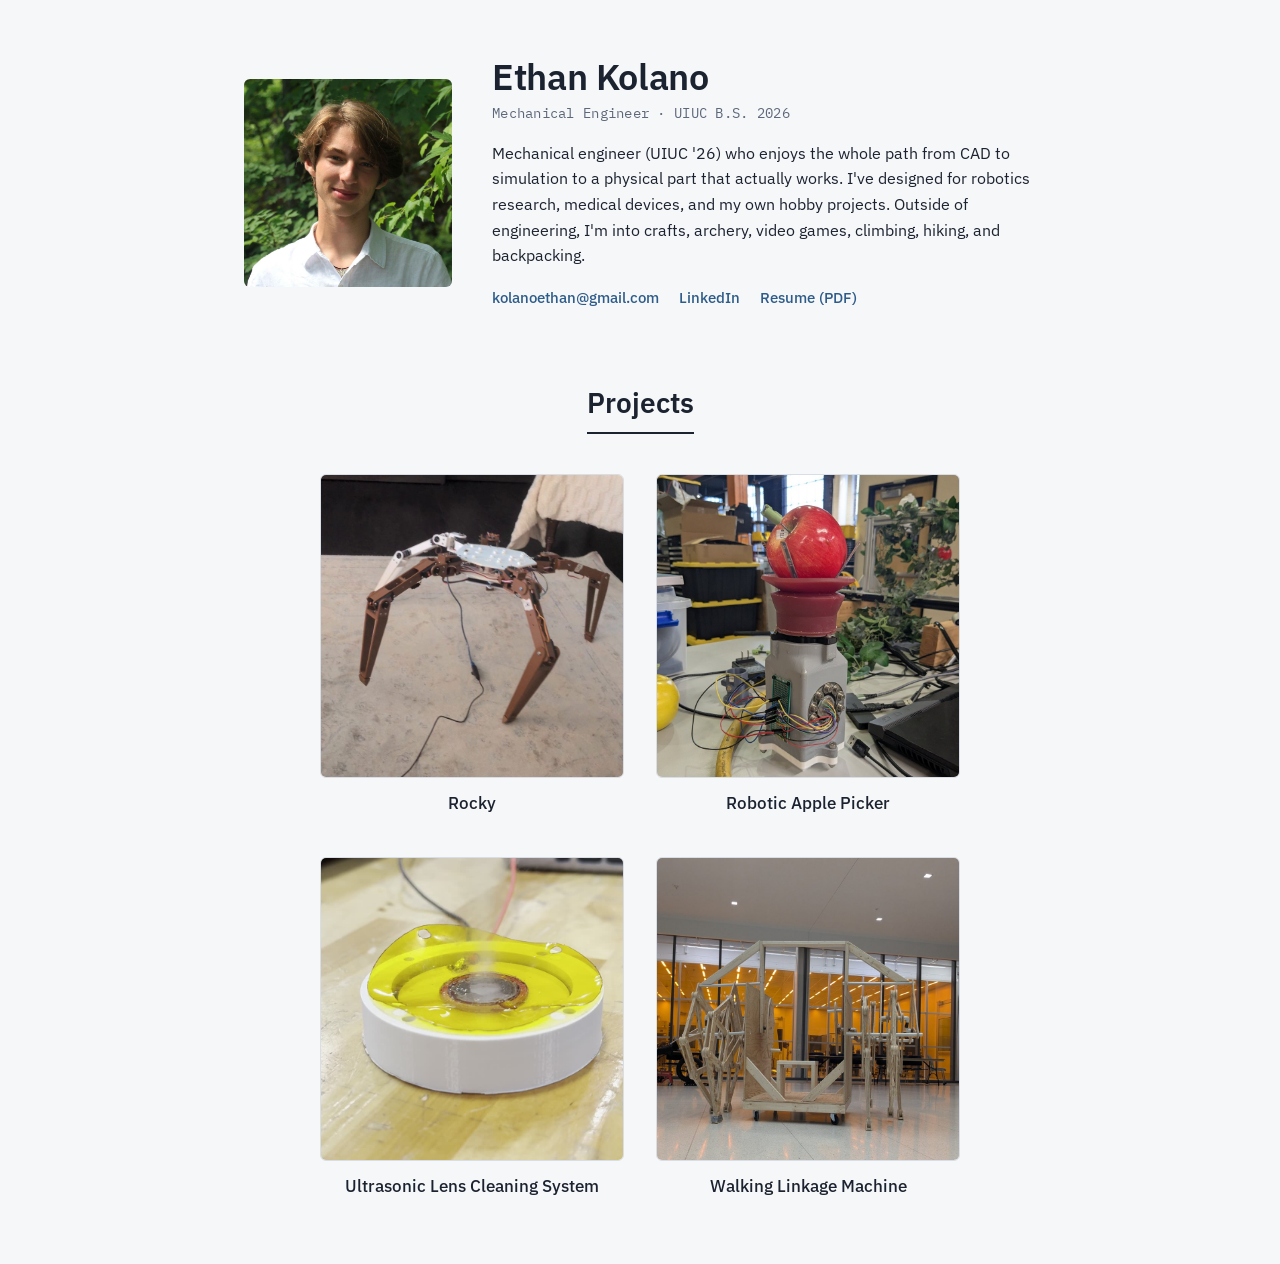
<file: index.html>
<!DOCTYPE html>
<html lang="en">
<head>
  <meta charset="UTF-8">
  <meta name="viewport" content="width=device-width, initial-scale=1.0">
  <title>Ethan Kolano Portfolio</title>
  <link rel="preconnect" href="https://fonts.googleapis.com">
  <link rel="preconnect" href="https://fonts.gstatic.com" crossorigin>
  <link rel="stylesheet" href="https://fonts.googleapis.com/css2?family=IBM+Plex+Mono:wght@500&family=IBM+Plex+Sans:wght@400;500;600&display=swap">
  <link rel="stylesheet" href="style.css">
</head>
<body>
  <main class="page">

    <!-- INTRO -->
    <section class="intro">
      <img class="intro__photo" src="images/me.jpg" alt="Ethan Kolano">
      <div class="intro__text">
        <h1>Ethan Kolano</h1>
        <p class="intro__role">Mechanical Engineer · UIUC B.S. 2026</p>
        <p class="intro__bio">
          Mechanical engineer (UIUC '26) who enjoys the whole path from CAD to simulation to a physical part that actually works. I've designed for robotics research, medical devices, and my own hobby projects. Outside of engineering, I'm into crafts, archery, video games, climbing, hiking, and backpacking.
        </p>
        <ul class="links">
          <li><a href="mailto:kolanoethan@gmail.com">kolanoethan@gmail.com</a></li>
          <li><a href="https://www.linkedin.com/in/ethan-kolano-4b4a98338/" target="_blank" rel="noopener">LinkedIn</a></li>
          <li><a href="resume.pdf" target="_blank" rel="noopener">Resume (PDF)</a></li>
        </ul>
      </div>
    </section>

    <!-- PROJECTS: each card links to its page in the projects folder -->
    <section class="projects">
      <h2 class="section-title">Projects</h2>
      <div class="grid">
      <a class="card" href="projects/rocky.html">
        <img src="images/rocky.jpg" alt="Rocky">
        <span>Rocky</span>
      </a>
      <a class="card" href="projects/apple-picker.html">
        <img src="images/apple-picker.jpg" alt="Robotic Apple Picker">
        <span>Robotic Apple Picker</span>
      </a>
      <a class="card" href="projects/ultrasonic.html">
        <img src="images/ultrasonic.jpg" alt="Ultrasonic Lens Cleaning System">
        <span>Ultrasonic Lens Cleaning System</span>
      </a>
      <a class="card" href="projects/walking-linkage.html">
        <img src="images/walking-linkage.jpg" alt="Walking Linkage Machine">
        <span>Walking Linkage Machine</span>
      </a>
      </div>
    </section>

  </main>
</body>
</html>
</file>
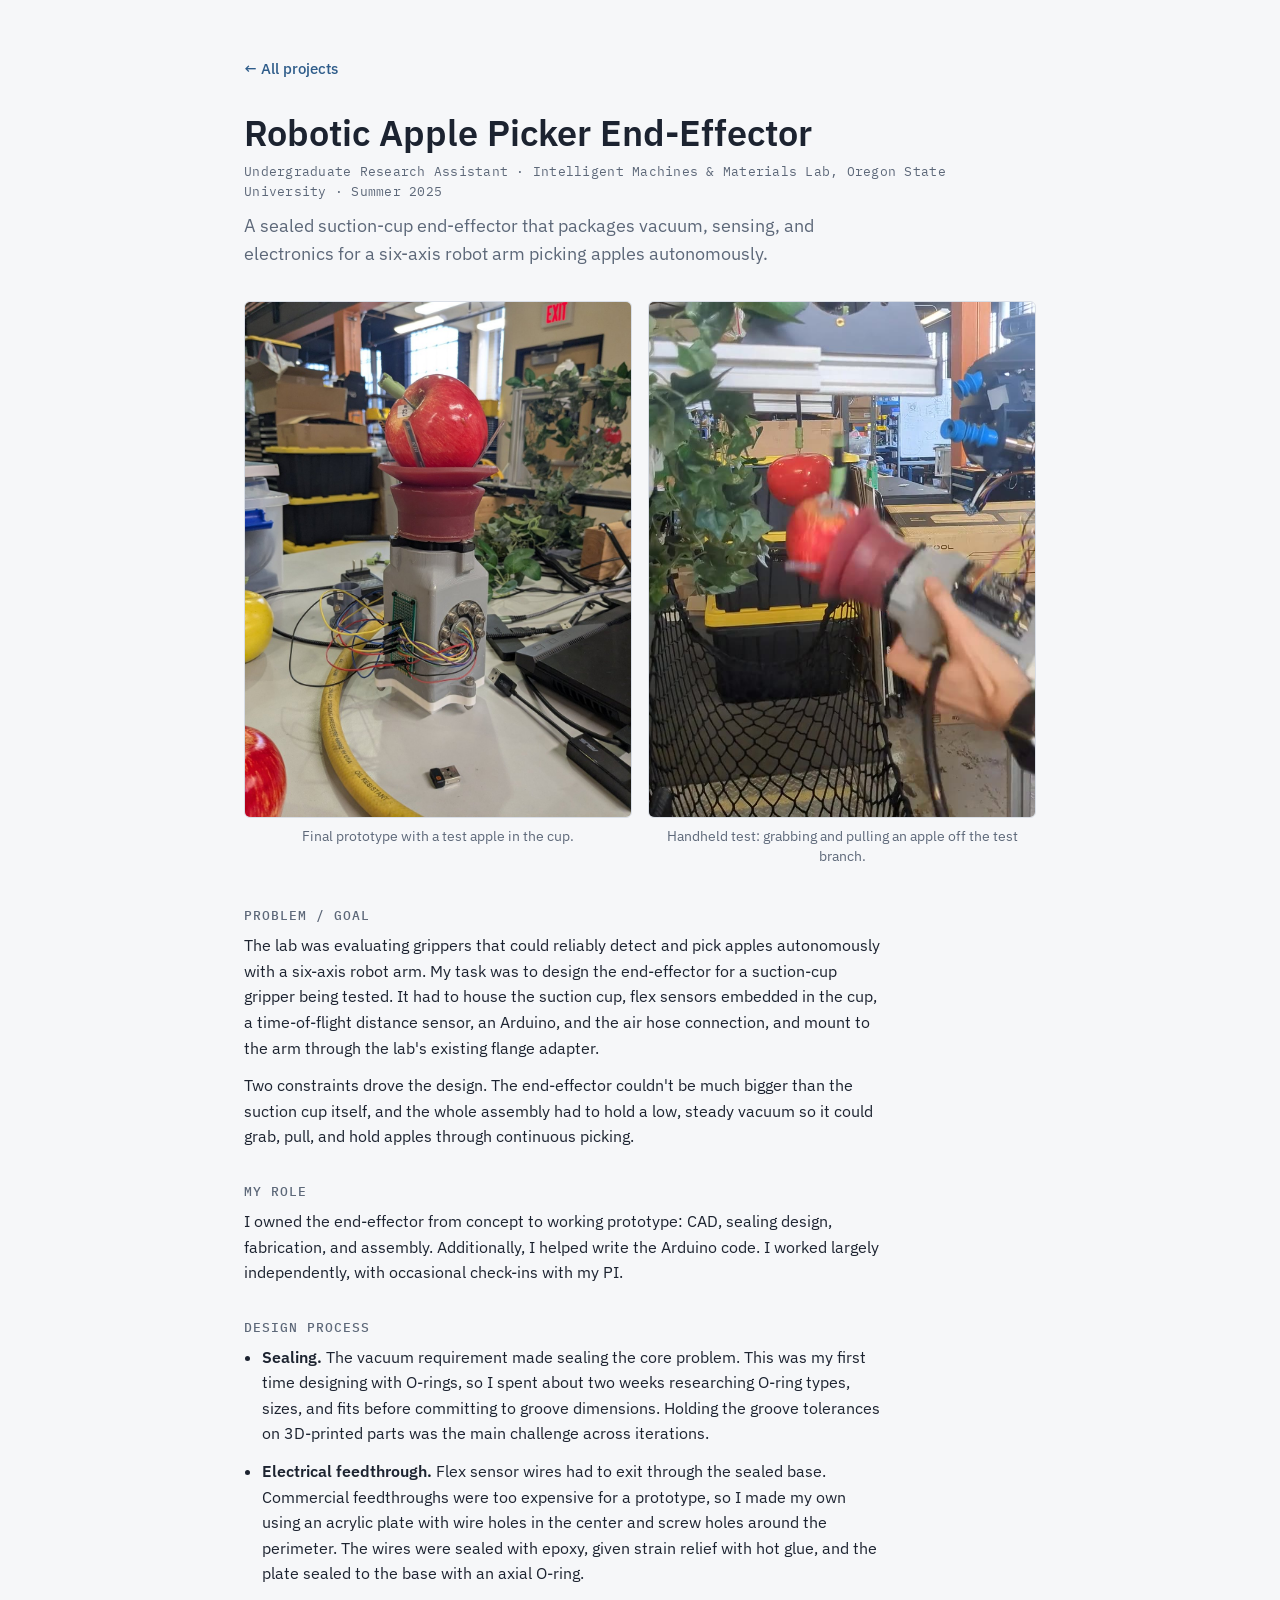
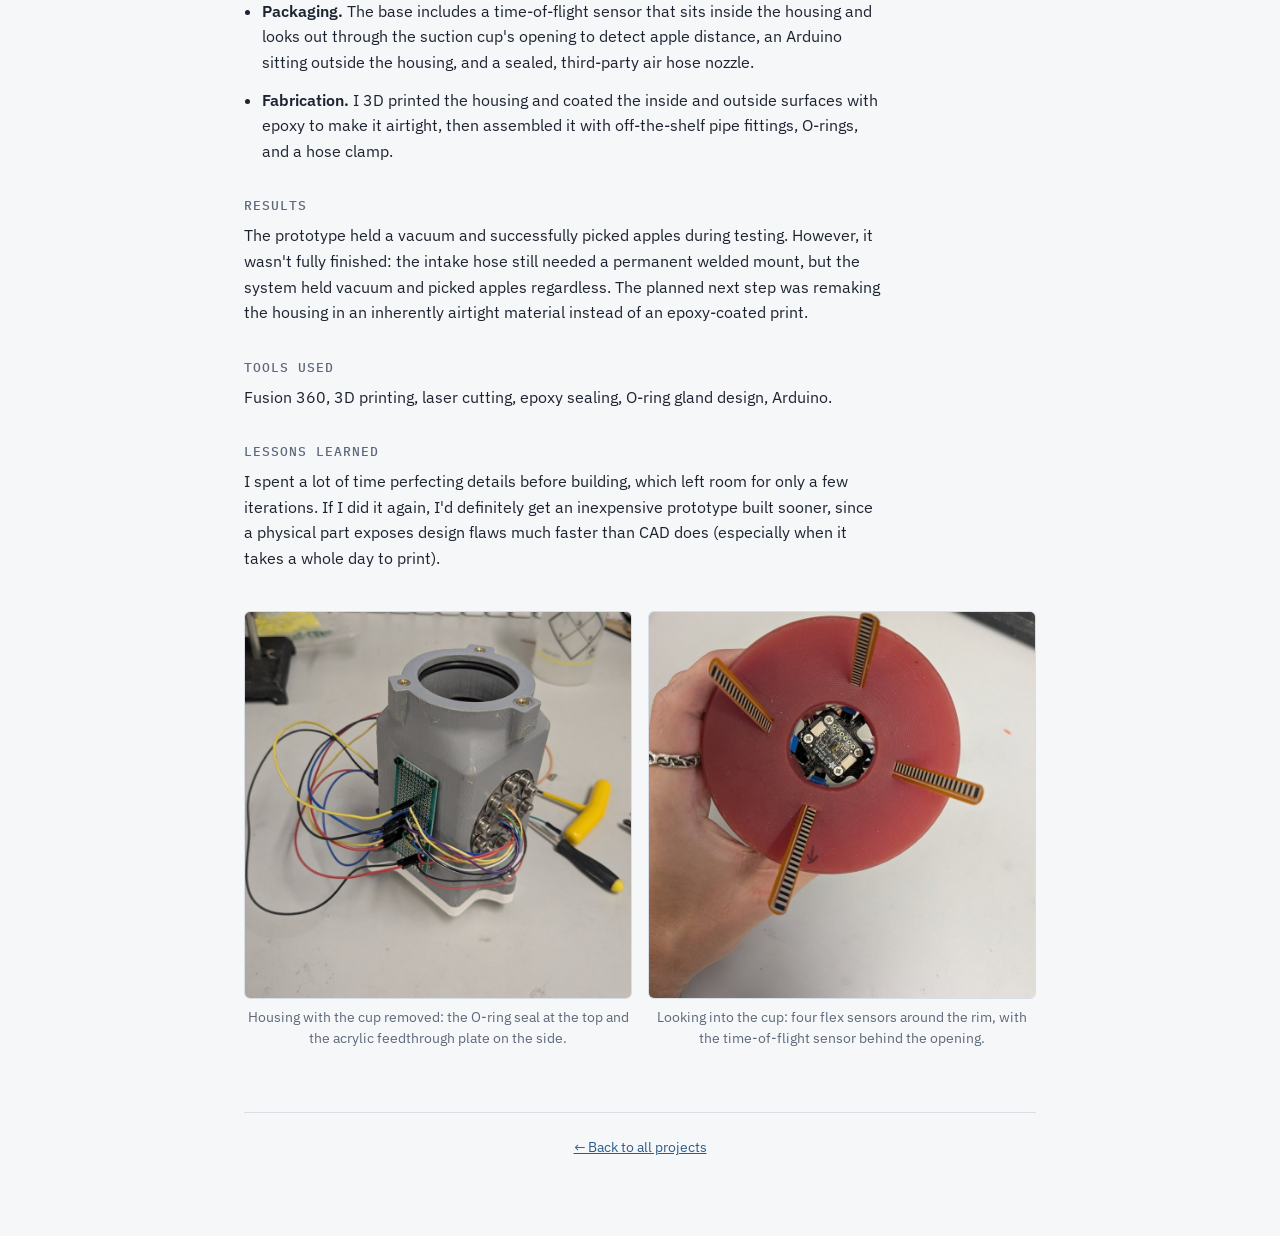
<file: projects/apple-picker.html>
<!DOCTYPE html>
<html lang="en">
<head>
  <meta charset="UTF-8">
  <meta name="viewport" content="width=device-width, initial-scale=1.0">
  <title>Robotic Apple Picker | Ethan Kolano</title>
  <link rel="preconnect" href="https://fonts.googleapis.com">
  <link rel="preconnect" href="https://fonts.gstatic.com" crossorigin>
  <link rel="stylesheet" href="https://fonts.googleapis.com/css2?family=IBM+Plex+Mono:wght@500&family=IBM+Plex+Sans:wght@400;500;600&display=swap">
  <link rel="stylesheet" href="../style.css">
</head>
<body>
  <main class="page">
    <a class="back" href="../index.html">&larr; All projects</a>

    <header class="project-header">
      <h1>Robotic Apple Picker End-Effector</h1>
      <p class="meta">Undergraduate Research Assistant · Intelligent Machines &amp; Materials Lab, Oregon State University · Summer 2025</p>
      <p class="summary">A sealed suction-cup end-effector that packages vacuum, sensing, and electronics for a six-axis robot arm picking apples autonomously.</p>
    </header>

    <!-- Main photo and video, side by side (they stack on phones).
         The square photo images/apple-picker.jpg is the home page card. -->
    <div class="media-pair">
      <figure>
        <img src="../images/apple-picker-hero.jpg" alt="Finished end-effector prototype with an apple in the suction cup">
        <figcaption>Final prototype with a test apple in the cup.</figcaption>
      </figure>
      <figure>
        <video src="../images/apple-picker-demo.mp4" poster="../images/apple-picker-demo-poster.jpg" autoplay muted loop playsinline aria-label="Handheld test of the end-effector picking an apple off a test branch"></video>
        <figcaption>Handheld test: grabbing and pulling an apple off the test branch.</figcaption>
      </figure>
    </div>

    <div class="details">
      <section>
        <h2>Problem / Goal</h2>
        <p>The lab was evaluating grippers that could reliably detect and pick apples autonomously with a six-axis robot arm. My task was to design the end-effector for a suction-cup gripper being tested. It had to house the suction cup, flex sensors embedded in the cup, a time-of-flight distance sensor, an Arduino, and the air hose connection, and mount to the arm through the lab's existing flange adapter.</p>
        <p>Two constraints drove the design. The end-effector couldn't be much bigger than the suction cup itself, and the whole assembly had to hold a low, steady vacuum so it could grab, pull, and hold apples through continuous picking.</p>
      </section>

      <section>
        <h2>My Role</h2>
        <p>I owned the end-effector from concept to working prototype: CAD, sealing design, fabrication, and assembly. Additionally, I helped write the Arduino code. I worked largely independently, with occasional check-ins with my PI.</p>
      </section>

      <section>
        <h2>Design Process</h2>
        <ul>
          <li><strong>Sealing.</strong> The vacuum requirement made sealing the core problem. This was my first time designing with O-rings, so I spent about two weeks researching O-ring types, sizes, and fits before committing to groove dimensions. Holding the groove tolerances on 3D-printed parts was the main challenge across iterations.</li>
          <li><strong>Electrical feedthrough.</strong> Flex sensor wires had to exit through the sealed base. Commercial feedthroughs were too expensive for a prototype, so I made my own using an acrylic plate with wire holes in the center and screw holes around the perimeter. The wires were sealed with epoxy, given strain relief with hot glue, and the plate sealed to the base with an axial O-ring.</li>
          <li><strong>Packaging.</strong> The base includes a time-of-flight sensor that sits inside the housing and looks out through the suction cup's opening to detect apple distance, an Arduino sitting outside the housing, and a sealed, third-party air hose nozzle.</li>
          <li><strong>Fabrication.</strong> I 3D printed the housing and coated the inside and outside surfaces with epoxy to make it airtight, then assembled it with off-the-shelf pipe fittings, O-rings, and a hose clamp.</li>
        </ul>
      </section>

      <section>
        <h2>Results</h2>
        <p>The prototype held a vacuum and successfully picked apples during testing. However, it wasn't fully finished: the intake hose still needed a permanent welded mount, but the system held vacuum and picked apples regardless. The planned next step was remaking the housing in an inherently airtight material instead of an epoxy-coated print.</p>
      </section>

      <section>
        <h2>Tools Used</h2>
        <p>Fusion 360, 3D printing, laser cutting, epoxy sealing, O-ring gland design, Arduino.</p>
      </section>

      <section>
        <h2>Lessons Learned</h2>
        <p>I spent a lot of time perfecting details before building, which left room for only a few iterations. If I did it again, I'd definitely get an inexpensive prototype built sooner, since a physical part exposes design flaws much faster than CAD does (especially when it takes a whole day to print).</p>
      </section>
    </div>

    <!-- GALLERY: each photo has a caption. Copy a <figure> block to add more. -->
    <div class="gallery">
      <figure>
        <img src="../images/apple-picker-2.jpg" alt="End-effector housing with the suction cup removed">
        <figcaption>Housing with the cup removed: the O-ring seal at the top and the acrylic feedthrough plate on the side.</figcaption>
      </figure>
      <figure>
        <img src="../images/apple-picker-3.jpg" alt="Top-down view into the suction cup">
        <figcaption>Looking into the cup: four flex sensors around the rim, with the time-of-flight sensor behind the opening.</figcaption>
      </figure>
    </div>


    <p class="footer"><a href="../index.html">&larr; Back to all projects</a></p>
  </main>
</body>
</html>
</file>
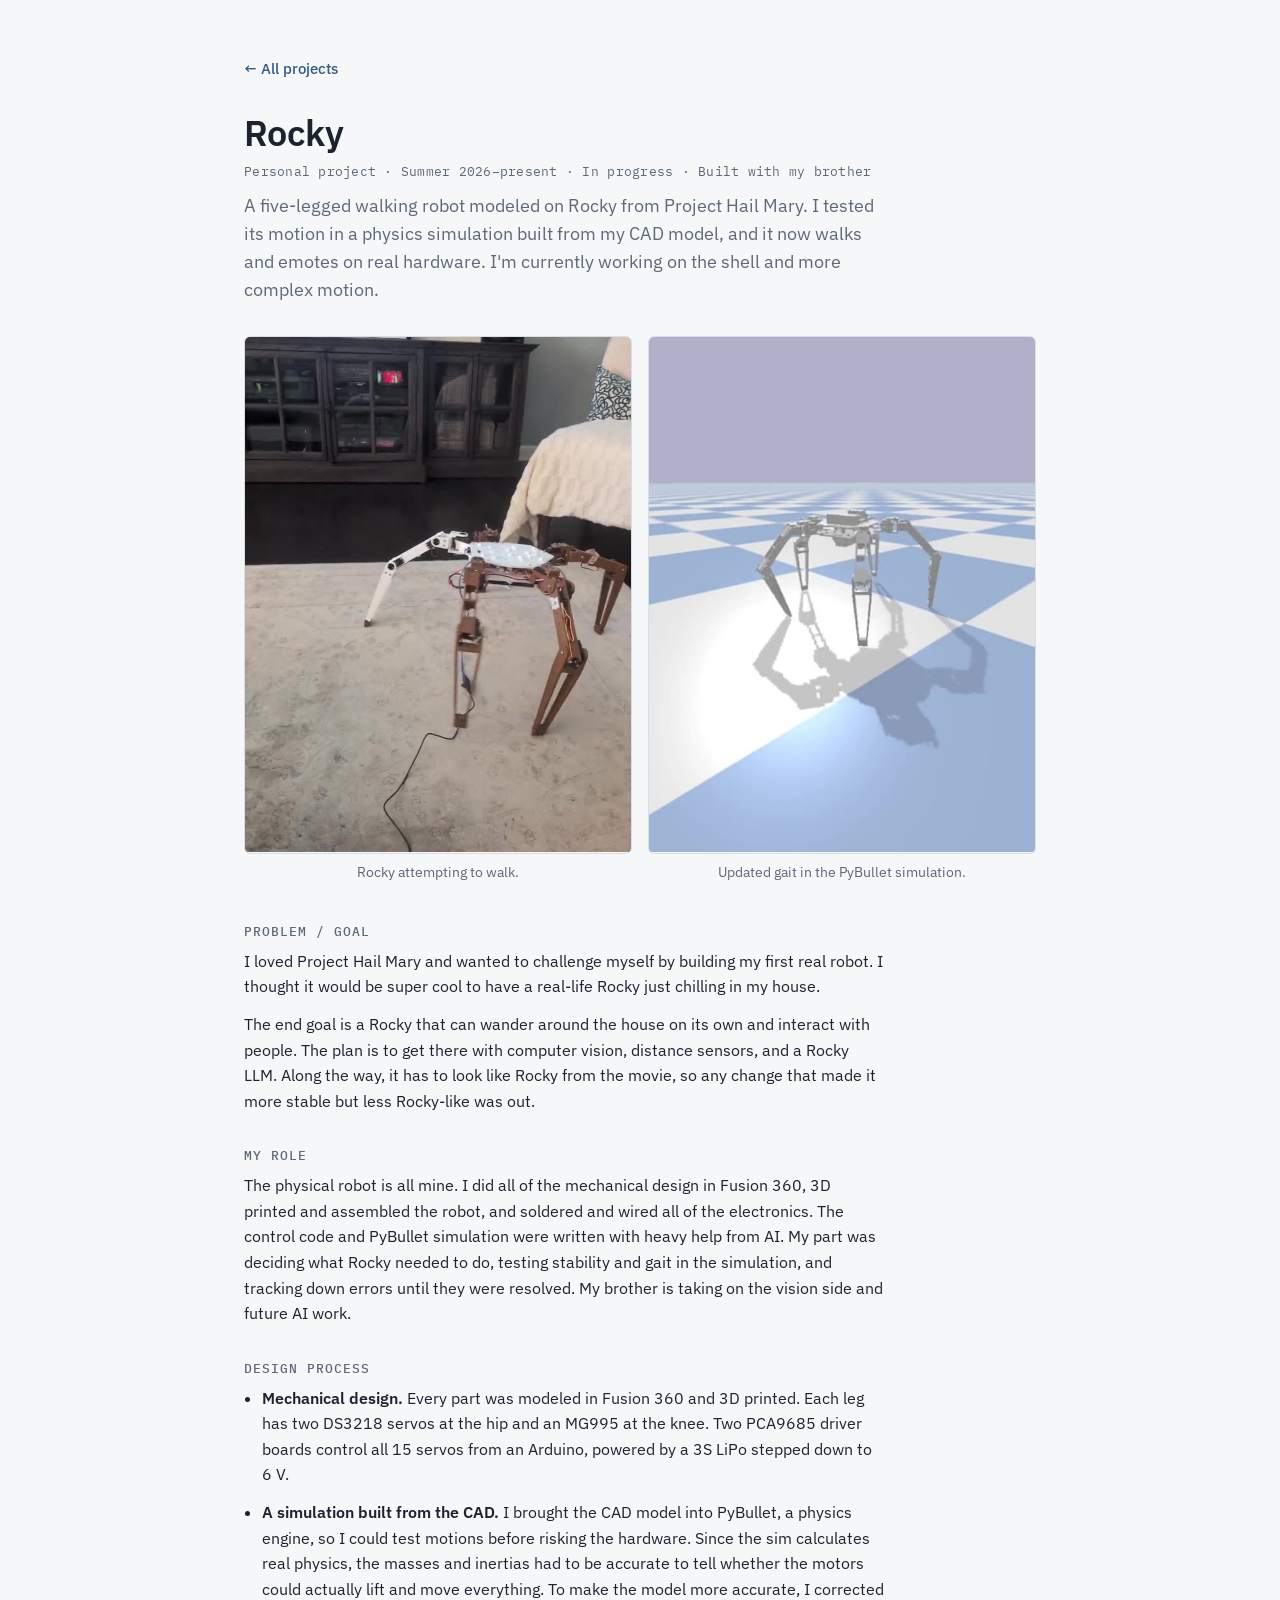
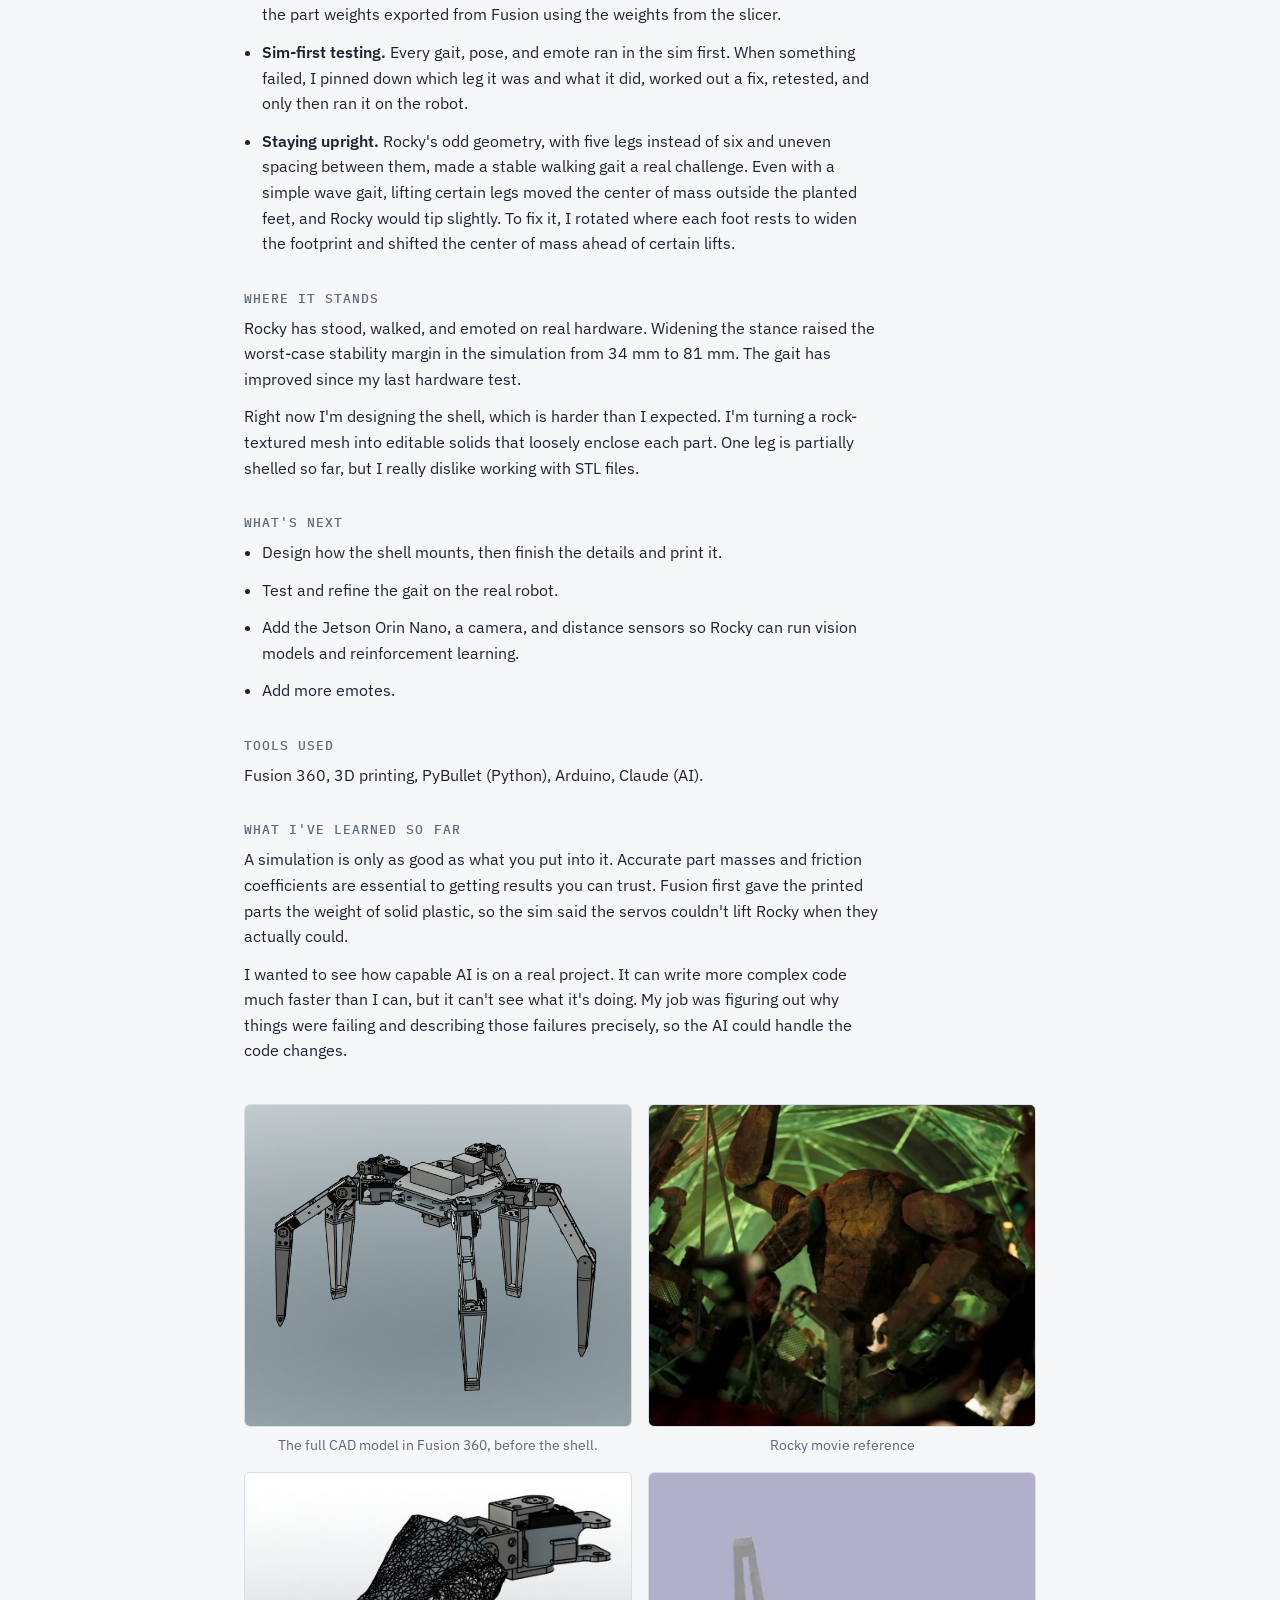
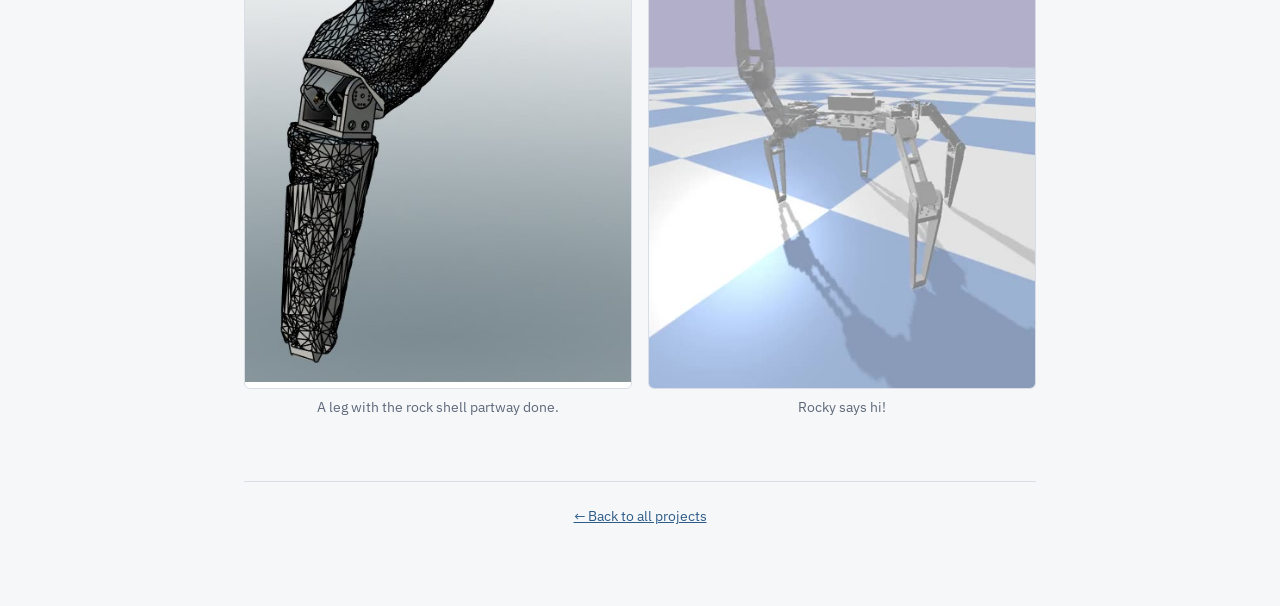
<file: projects/rocky.html>
<!DOCTYPE html>
<html lang="en">
<head>
  <meta charset="UTF-8">
  <meta name="viewport" content="width=device-width, initial-scale=1.0">
  <title>Rocky | Ethan Kolano</title>
  <link rel="preconnect" href="https://fonts.googleapis.com">
  <link rel="preconnect" href="https://fonts.gstatic.com" crossorigin>
  <link rel="stylesheet" href="https://fonts.googleapis.com/css2?family=IBM+Plex+Mono:wght@500&family=IBM+Plex+Sans:wght@400;500;600&display=swap">
  <link rel="stylesheet" href="../style.css">
</head>
<body>
  <main class="page">
    <a class="back" href="../index.html">&larr; All projects</a>

    <header class="project-header">
      <h1>Rocky</h1>
      <p class="meta">Personal project · Summer 2026&ndash;present · In progress · Built with my brother</p>
      <p class="summary">A five-legged walking robot modeled on Rocky from Project Hail Mary. I tested its motion in a physics simulation built from my CAD model, and it now walks and emotes on real hardware. I'm currently working on the shell and more complex motion.</p>
    </header>

    <!-- Hardware video and sim walking video, side by side (they stack on phones).
         The home page card images/rocky.jpg is a square frame from the hardware video. -->
    <div class="media-pair">
      <figure>
        <video src="../images/rocky-hardware.mp4" poster="../images/rocky-hardware-poster.jpg" autoplay muted loop playsinline aria-label="Rocky walking across a living room rug on real hardware"></video>
        <figcaption>Rocky attempting to walk.</figcaption>
      </figure>
      <figure>
        <video src="../images/rocky-sim-walk.mp4" poster="../images/rocky-sim-walk-poster.jpg" autoplay muted loop playsinline aria-label="Rocky walking with a wave gait in the PyBullet simulation"></video>
        <figcaption>Updated gait in the PyBullet simulation.</figcaption>
      </figure>
    </div>

    <div class="details">
      <section>
        <h2>Problem / Goal</h2>
        <p>I loved Project Hail Mary and wanted to challenge myself by building my first real robot. I thought it would be super cool to have a real-life Rocky just chilling in my house.</p>
        <p>The end goal is a Rocky that can wander around the house on its own and interact with people. The plan is to get there with computer vision, distance sensors, and a Rocky LLM. Along the way, it has to look like Rocky from the movie, so any change that made it more stable but less Rocky-like was out.</p>
      </section>

      <section>
        <h2>My Role</h2>
        <p>The physical robot is all mine. I did all of the mechanical design in Fusion 360, 3D printed and assembled the robot, and soldered and wired all of the electronics. The control code and PyBullet simulation were written with heavy help from AI. My part was deciding what Rocky needed to do, testing stability and gait in the simulation, and tracking down errors until they were resolved. My brother is taking on the vision side and future AI work.</p>
      </section>

      <section>
        <h2>Design Process</h2>
        <ul>
          <li><strong>Mechanical design.</strong> Every part was modeled in Fusion 360 and 3D printed. Each leg has two DS3218 servos at the hip and an MG995 at the knee. Two PCA9685 driver boards control all 15 servos from an Arduino, powered by a 3S LiPo stepped down to 6&nbsp;V.</li>
          <li><strong>A simulation built from the CAD.</strong> I brought the CAD model into PyBullet, a physics engine, so I could test motions before risking the hardware. Since the sim calculates real physics, the masses and inertias had to be accurate to tell whether the motors could actually lift and move everything. To make the model more accurate, I corrected the part weights exported from Fusion using the weights from the slicer.</li>
          <li><strong>Sim-first testing.</strong> Every gait, pose, and emote ran in the sim first. When something failed, I pinned down which leg it was and what it did, worked out a fix, retested, and only then ran it on the robot.</li>
          <li><strong>Staying upright.</strong> Rocky's odd geometry, with five legs instead of six and uneven spacing between them, made a stable walking gait a real challenge. Even with a simple wave gait, lifting certain legs moved the center of mass outside the planted feet, and Rocky would tip slightly. To fix it, I rotated where each foot rests to widen the footprint and shifted the center of mass ahead of certain lifts.</li>
          <!-- TODO: gait-testing bullet (comparison of 15 gaits) once Ethan finds the results -->
        </ul>
      </section>

      <section>
        <h2>Where It Stands</h2>
        <p>Rocky has stood, walked, and emoted on real hardware. Widening the stance raised the worst-case stability margin in the simulation from 34&nbsp;mm to 81&nbsp;mm. The gait has improved since my last hardware test.</p>
        <p>Right now I'm designing the shell, which is harder than I expected. I'm turning a rock-textured mesh into editable solids that loosely enclose each part. One leg is partially shelled so far, but I really dislike working with STL files.</p>
      </section>

      <section>
        <h2>What's Next</h2>
        <ul>
          <li>Design how the shell mounts, then finish the details and print it.</li>
          <li>Test and refine the gait on the real robot.</li>
          <li>Add the Jetson Orin Nano, a camera, and distance sensors so Rocky can run vision models and reinforcement learning.</li>
          <li>Add more emotes.</li>
        </ul>
      </section>

      <section>
        <h2>Tools Used</h2>
        <p>Fusion 360, 3D printing, PyBullet (Python), Arduino, Claude (AI).</p>
      </section>

      <section>
        <h2>What I've Learned So Far</h2>
        <p>A simulation is only as good as what you put into it. Accurate part masses and friction coefficients are essential to getting results you can trust. Fusion first gave the printed parts the weight of solid plastic, so the sim said the servos couldn't lift Rocky when they actually could.</p>
        <p>I wanted to see how capable AI is on a real project. It can write more complex code much faster than I can, but it can't see what it's doing. My job was figuring out why things were failing and describing those failures precisely, so the AI could handle the code changes.</p>
      </section>
    </div>

    <!-- GALLERY: each item has a caption. Copy a <figure> block to add more.
         class="wide" spans both columns; class="fit" shows the whole image; class="tall" makes it 3:4. -->
    <div class="gallery">
      <figure>
        <img class="fit cad" src="../images/rocky-cad.jpg" alt="Fusion 360 render of the full Rocky assembly without the shell">
        <figcaption>The full CAD model in Fusion 360, before the shell.</figcaption>
      </figure>
      <figure>
        <img class="cad" src="../images/rocky-reference.jpg" alt="Film still of Rocky from Project Hail Mary">
        <figcaption>Rocky movie reference</figcaption>
      </figure>
      <figure>
        <img class="fit tall" src="../images/rocky-shell-leg.jpg" alt="One of Rocky's legs with rock-textured shell pieces over the femur and tibia">
        <figcaption>A leg with the rock shell partway done.</figcaption>
      </figure>
      <figure>
        <video class="tall" src="../images/rocky-sim-wave.mp4" poster="../images/rocky-sim-wave-poster.jpg" autoplay muted loop playsinline aria-label="Rocky raising one leg and waving in the simulation"></video>
        <figcaption>Rocky says hi!</figcaption>
      </figure>
    </div>

    <p class="footer"><a href="../index.html">&larr; Back to all projects</a></p>
  </main>
</body>
</html>
</file>
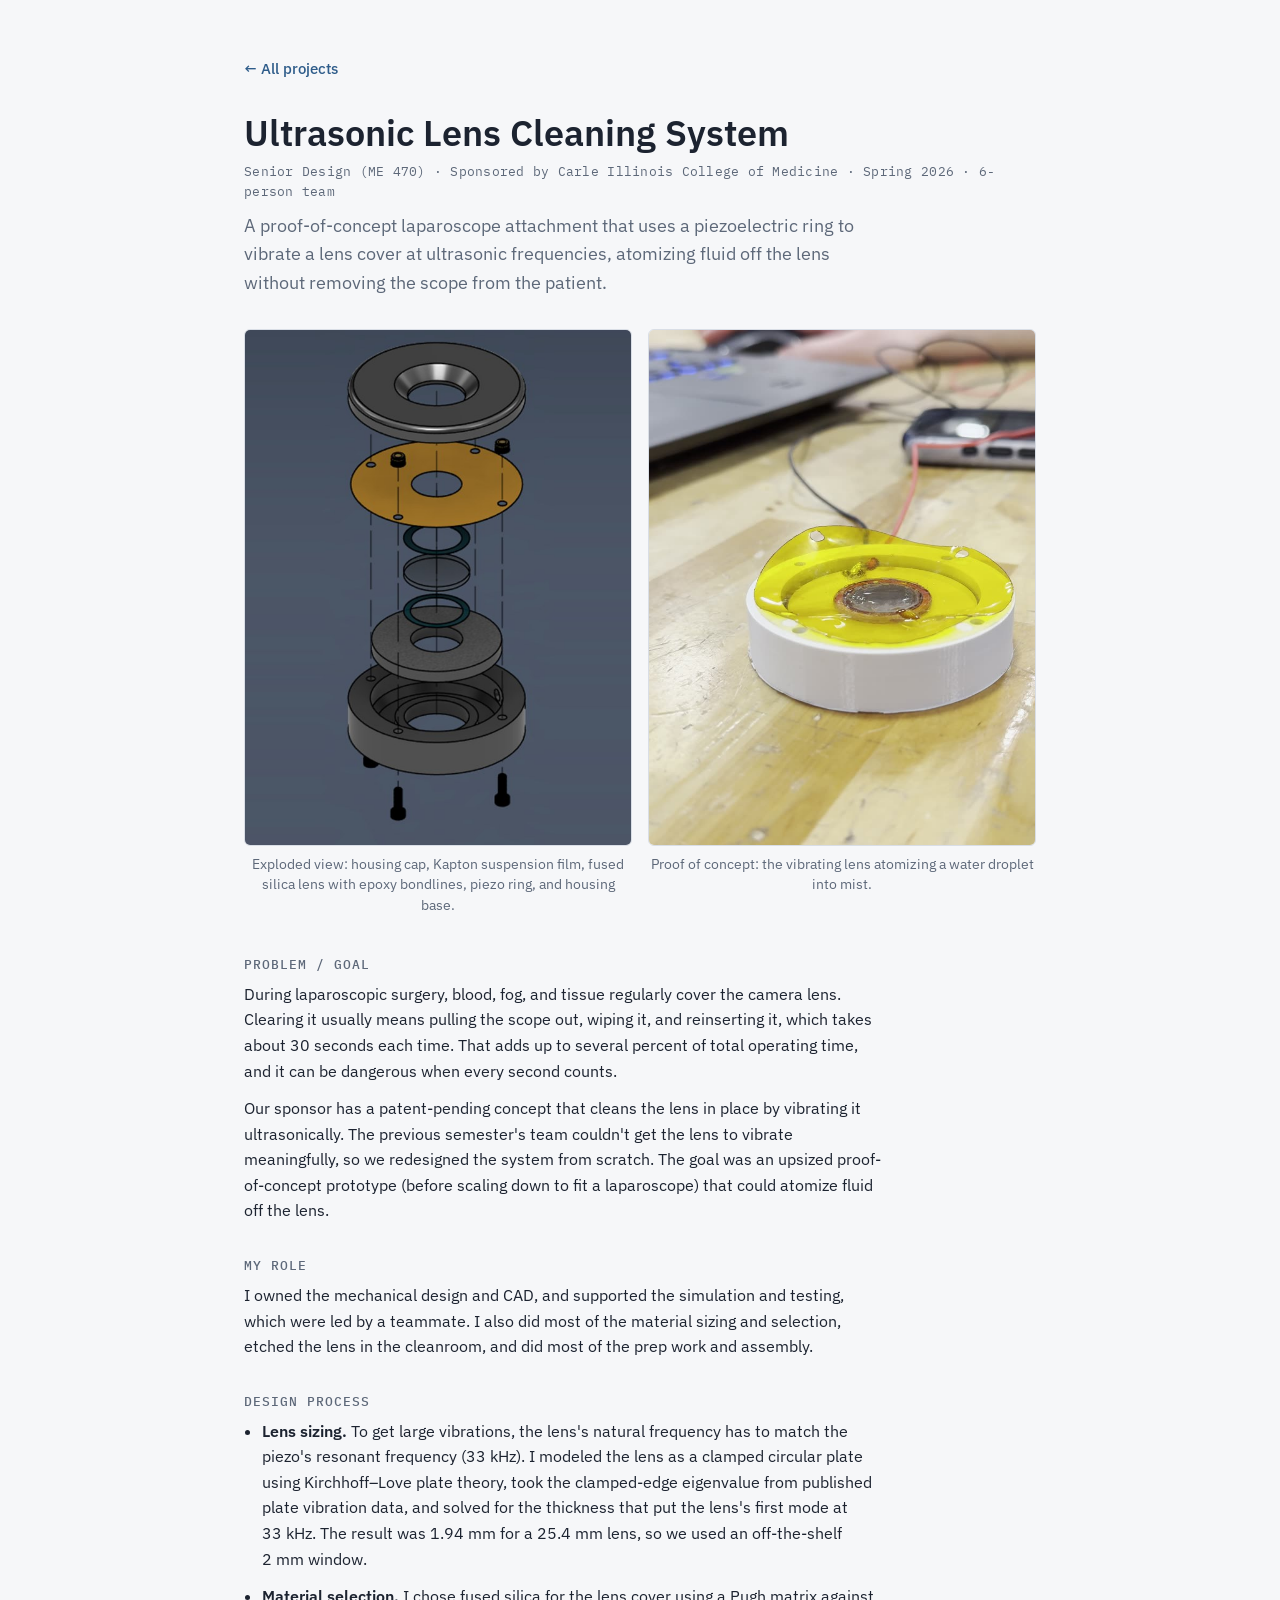
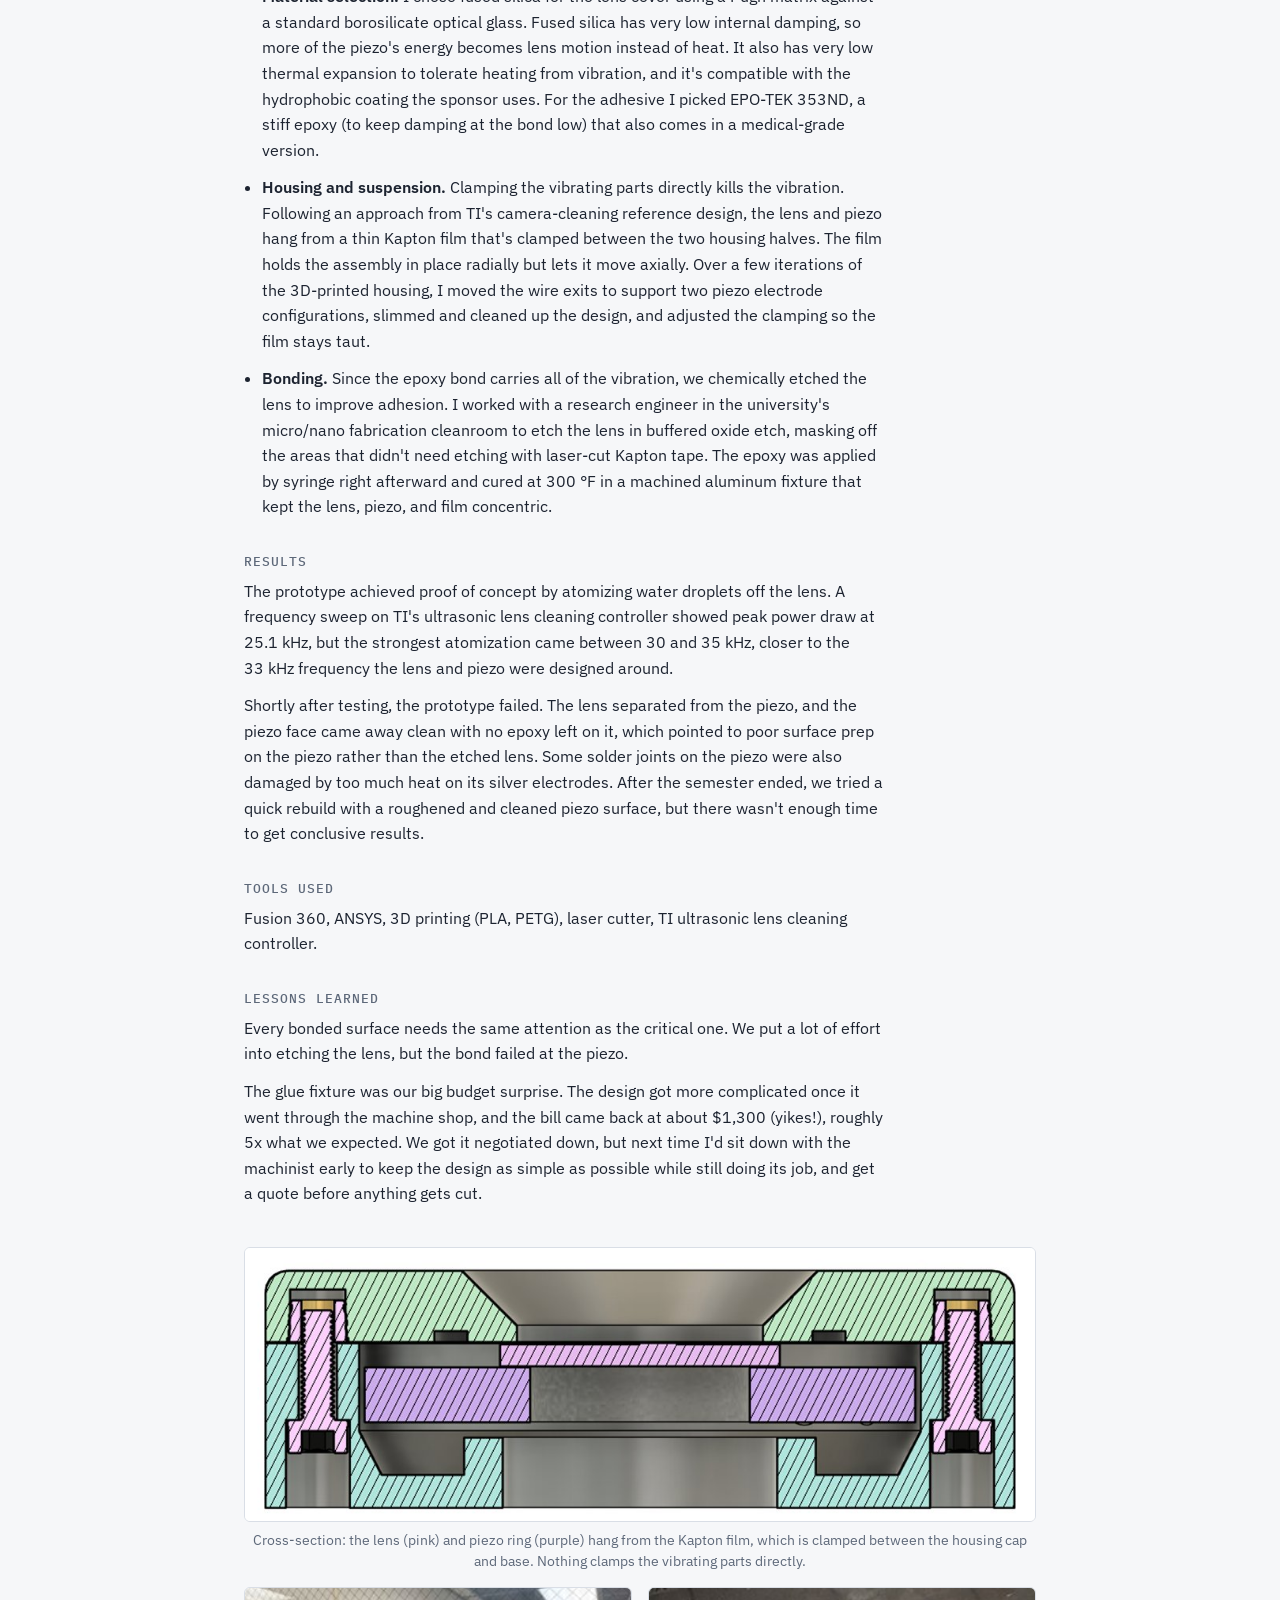
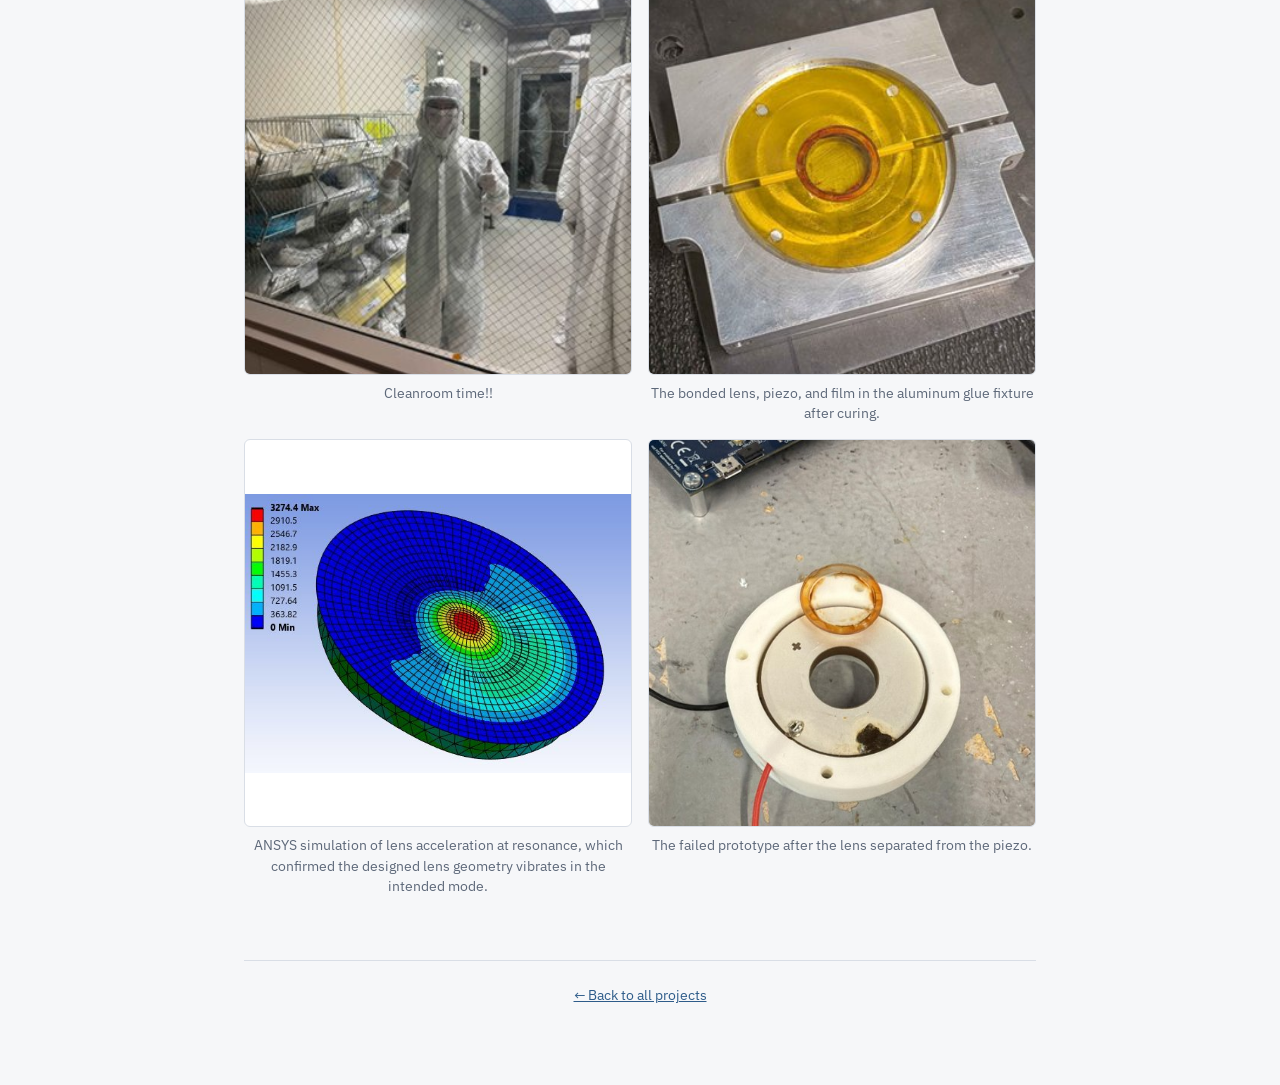
<file: projects/ultrasonic.html>
<!DOCTYPE html>
<html lang="en">
<head>
  <meta charset="UTF-8">
  <meta name="viewport" content="width=device-width, initial-scale=1.0">
  <title>Ultrasonic Lens Cleaning System | Ethan Kolano</title>
  <link rel="preconnect" href="https://fonts.googleapis.com">
  <link rel="preconnect" href="https://fonts.gstatic.com" crossorigin>
  <link rel="stylesheet" href="https://fonts.googleapis.com/css2?family=IBM+Plex+Mono:wght@500&family=IBM+Plex+Sans:wght@400;500;600&display=swap">
  <link rel="stylesheet" href="../style.css">
</head>
<body>
  <main class="page">
    <a class="back" href="../index.html">&larr; All projects</a>

    <header class="project-header">
      <h1>Ultrasonic Lens Cleaning System</h1>
      <p class="meta">Senior Design (ME 470) · Sponsored by Carle Illinois College of Medicine · Spring 2026 · 6-person team</p>
      <p class="summary">A proof-of-concept laparoscope attachment that uses a piezoelectric ring to vibrate a lens cover at ultrasonic frequencies, atomizing fluid off the lens without removing the scope from the patient.</p>
    </header>

    <!-- Main CAD view and demo video, side by side (they stack on phones).
         The square photo images/ultrasonic.jpg is the home page card. -->
    <div class="media-pair">
      <figure>
        <img src="../images/ultrasonic-exploded.jpg" alt="Exploded CAD view of the housing cap, Kapton film, lens, piezo ring, and housing base">
        <figcaption>Exploded view: housing cap, Kapton suspension film, fused silica lens with epoxy bondlines, piezo ring, and housing base.</figcaption>
      </figure>
      <figure>
        <video src="../images/ultrasonic-demo.mp4" poster="../images/ultrasonic-demo-poster.jpg" autoplay muted loop playsinline aria-label="Prototype atomizing a water droplet on the lens into a visible mist"></video>
        <figcaption>Proof of concept: the vibrating lens atomizing a water droplet into mist.</figcaption>
      </figure>
    </div>

    <div class="details">
      <section>
        <h2>Problem / Goal</h2>
        <p>During laparoscopic surgery, blood, fog, and tissue regularly cover the camera lens. Clearing it usually means pulling the scope out, wiping it, and reinserting it, which takes about 30 seconds each time. That adds up to several percent of total operating time, and it can be dangerous when every second counts.</p>
        <p>Our sponsor has a patent-pending concept that cleans the lens in place by vibrating it ultrasonically. The previous semester's team couldn't get the lens to vibrate meaningfully, so we redesigned the system from scratch. The goal was an upsized proof-of-concept prototype (before scaling down to fit a laparoscope) that could atomize fluid off the lens.</p>
      </section>

      <section>
        <h2>My Role</h2>
        <p>I owned the mechanical design and CAD, and supported the simulation and testing, which were led by a teammate. I also did most of the material sizing and selection, etched the lens in the cleanroom, and did most of the prep work and assembly.</p>
      </section>

      <section>
        <h2>Design Process</h2>
        <ul>
          <li><strong>Lens sizing.</strong> To get large vibrations, the lens's natural frequency has to match the piezo's resonant frequency (33&nbsp;kHz). I modeled the lens as a clamped circular plate using Kirchhoff&ndash;Love plate theory, took the clamped-edge eigenvalue from published plate vibration data, and solved for the thickness that put the lens's first mode at 33&nbsp;kHz. The result was 1.94&nbsp;mm for a 25.4&nbsp;mm lens, so we used an off-the-shelf 2&nbsp;mm window.</li>
          <li><strong>Material selection.</strong> I chose fused silica for the lens cover using a Pugh matrix against a standard borosilicate optical glass. Fused silica has very low internal damping, so more of the piezo's energy becomes lens motion instead of heat. It also has very low thermal expansion to tolerate heating from vibration, and it's compatible with the hydrophobic coating the sponsor uses. For the adhesive I picked EPO-TEK 353ND, a stiff epoxy (to keep damping at the bond low) that also comes in a medical-grade version.</li>
          <li><strong>Housing and suspension.</strong> Clamping the vibrating parts directly kills the vibration. Following an approach from TI's camera-cleaning reference design, the lens and piezo hang from a thin Kapton film that's clamped between the two housing halves. The film holds the assembly in place radially but lets it move axially. Over a few iterations of the 3D-printed housing, I moved the wire exits to support two piezo electrode configurations, slimmed and cleaned up the design, and adjusted the clamping so the film stays taut.</li>
          <li><strong>Bonding.</strong> Since the epoxy bond carries all of the vibration, we chemically etched the lens to improve adhesion. I worked with a research engineer in the university's micro/nano fabrication cleanroom to etch the lens in buffered oxide etch, masking off the areas that didn't need etching with laser-cut Kapton tape. The epoxy was applied by syringe right afterward and cured at 300&nbsp;&deg;F in a machined aluminum fixture that kept the lens, piezo, and film concentric.</li>
        </ul>
      </section>

      <section>
        <h2>Results</h2>
        <p>The prototype achieved proof of concept by atomizing water droplets off the lens. A frequency sweep on TI's ultrasonic lens cleaning controller showed peak power draw at 25.1&nbsp;kHz, but the strongest atomization came between 30 and 35&nbsp;kHz, closer to the 33&nbsp;kHz frequency the lens and piezo were designed around.</p>
        <p>Shortly after testing, the prototype failed. The lens separated from the piezo, and the piezo face came away clean with no epoxy left on it, which pointed to poor surface prep on the piezo rather than the etched lens. Some solder joints on the piezo were also damaged by too much heat on its silver electrodes. After the semester ended, we tried a quick rebuild with a roughened and cleaned piezo surface, but there wasn't enough time to get conclusive results.</p>
      </section>

      <section>
        <h2>Tools Used</h2>
        <p>Fusion 360, ANSYS, 3D printing (PLA, PETG), laser cutter, TI ultrasonic lens cleaning controller.</p>
      </section>

      <section>
        <h2>Lessons Learned</h2>
        <p>Every bonded surface needs the same attention as the critical one. We put a lot of effort into etching the lens, but the bond failed at the piezo.</p>
        <p>The glue fixture was our big budget surprise. The design got more complicated once it went through the machine shop, and the bill came back at about $1,300 (yikes!), roughly 5x what we expected. We got it negotiated down, but next time I'd sit down with the machinist early to keep the design as simple as possible while still doing its job, and get a quote before anything gets cut.</p>
      </section>
    </div>

    <!-- GALLERY: each photo has a caption. Copy a <figure> block to add more.
         class="wide" spans both columns; class="fit" shows the whole image without cropping. -->
    <div class="gallery">
      <figure class="wide">
        <img src="../images/ultrasonic-section.jpg" alt="Cross-section of the assembled housing showing the lens and piezo suspended on the film">
        <figcaption>Cross-section: the lens (pink) and piezo ring (purple) hang from the Kapton film, which is clamped between the housing cap and base. Nothing clamps the vibrating parts directly.</figcaption>
      </figure>
      <figure>
        <img src="../images/ultrasonic-cleanroom.jpg" alt="Ethan in a cleanroom suit inside the micro/nano fabrication cleanroom">
        <figcaption>Cleanroom time!!</figcaption>
      </figure>
      <figure>
        <img src="../images/ultrasonic-fixture.jpg" alt="Machined aluminum glue fixture holding the bonded lens, piezo, and Kapton film">
        <figcaption>The bonded lens, piezo, and film in the aluminum glue fixture after curing.</figcaption>
      </figure>
      <figure>
        <img class="fit" src="../images/ultrasonic-ansys.jpg" alt="ANSYS harmonic simulation contour of lens acceleration">
        <figcaption>ANSYS simulation of lens acceleration at resonance, which confirmed the designed lens geometry vibrates in the intended mode.</figcaption>
      </figure>
      <figure>
        <img src="../images/ultrasonic-failure.jpg" alt="Failed prototype with the lens detached from the piezo ring">
        <figcaption>The failed prototype after the lens separated from the piezo.</figcaption>
      </figure>
    </div>

    <p class="footer"><a href="../index.html">&larr; Back to all projects</a></p>
  </main>
</body>
</html>
</file>
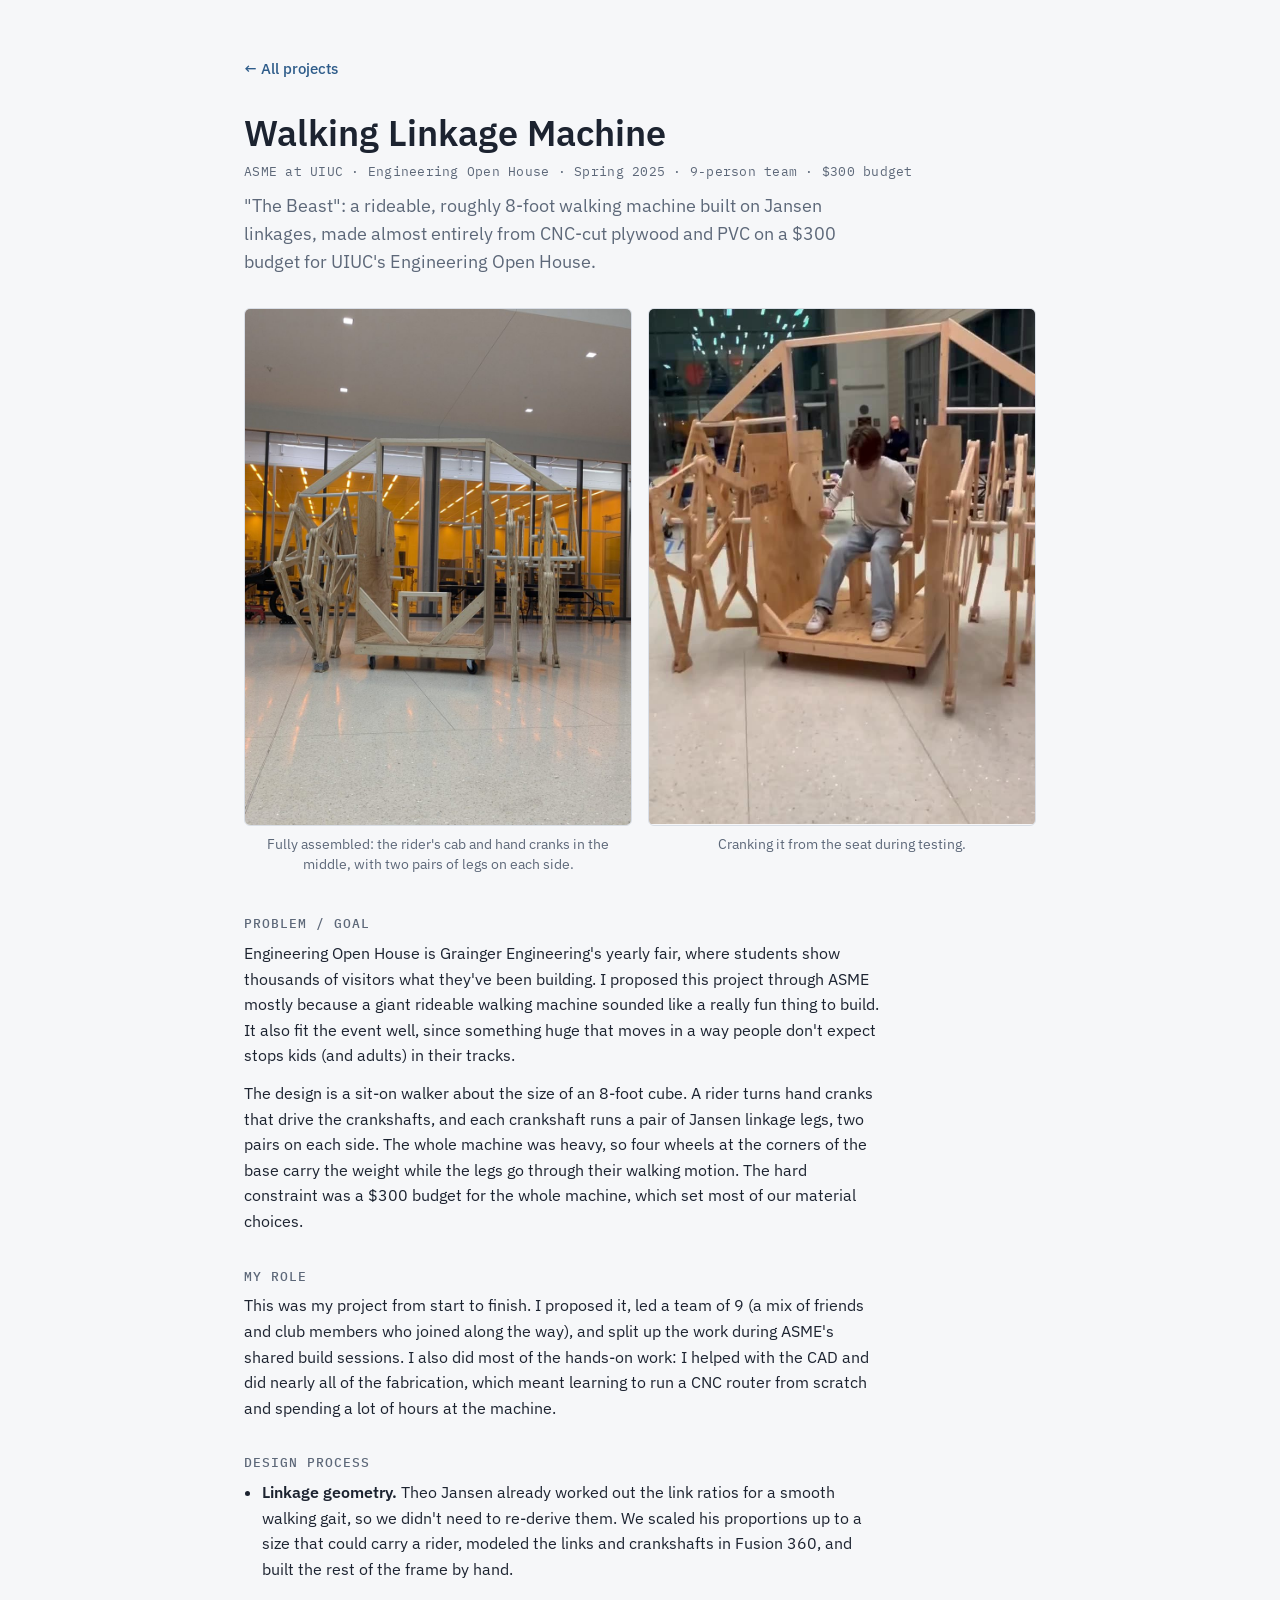
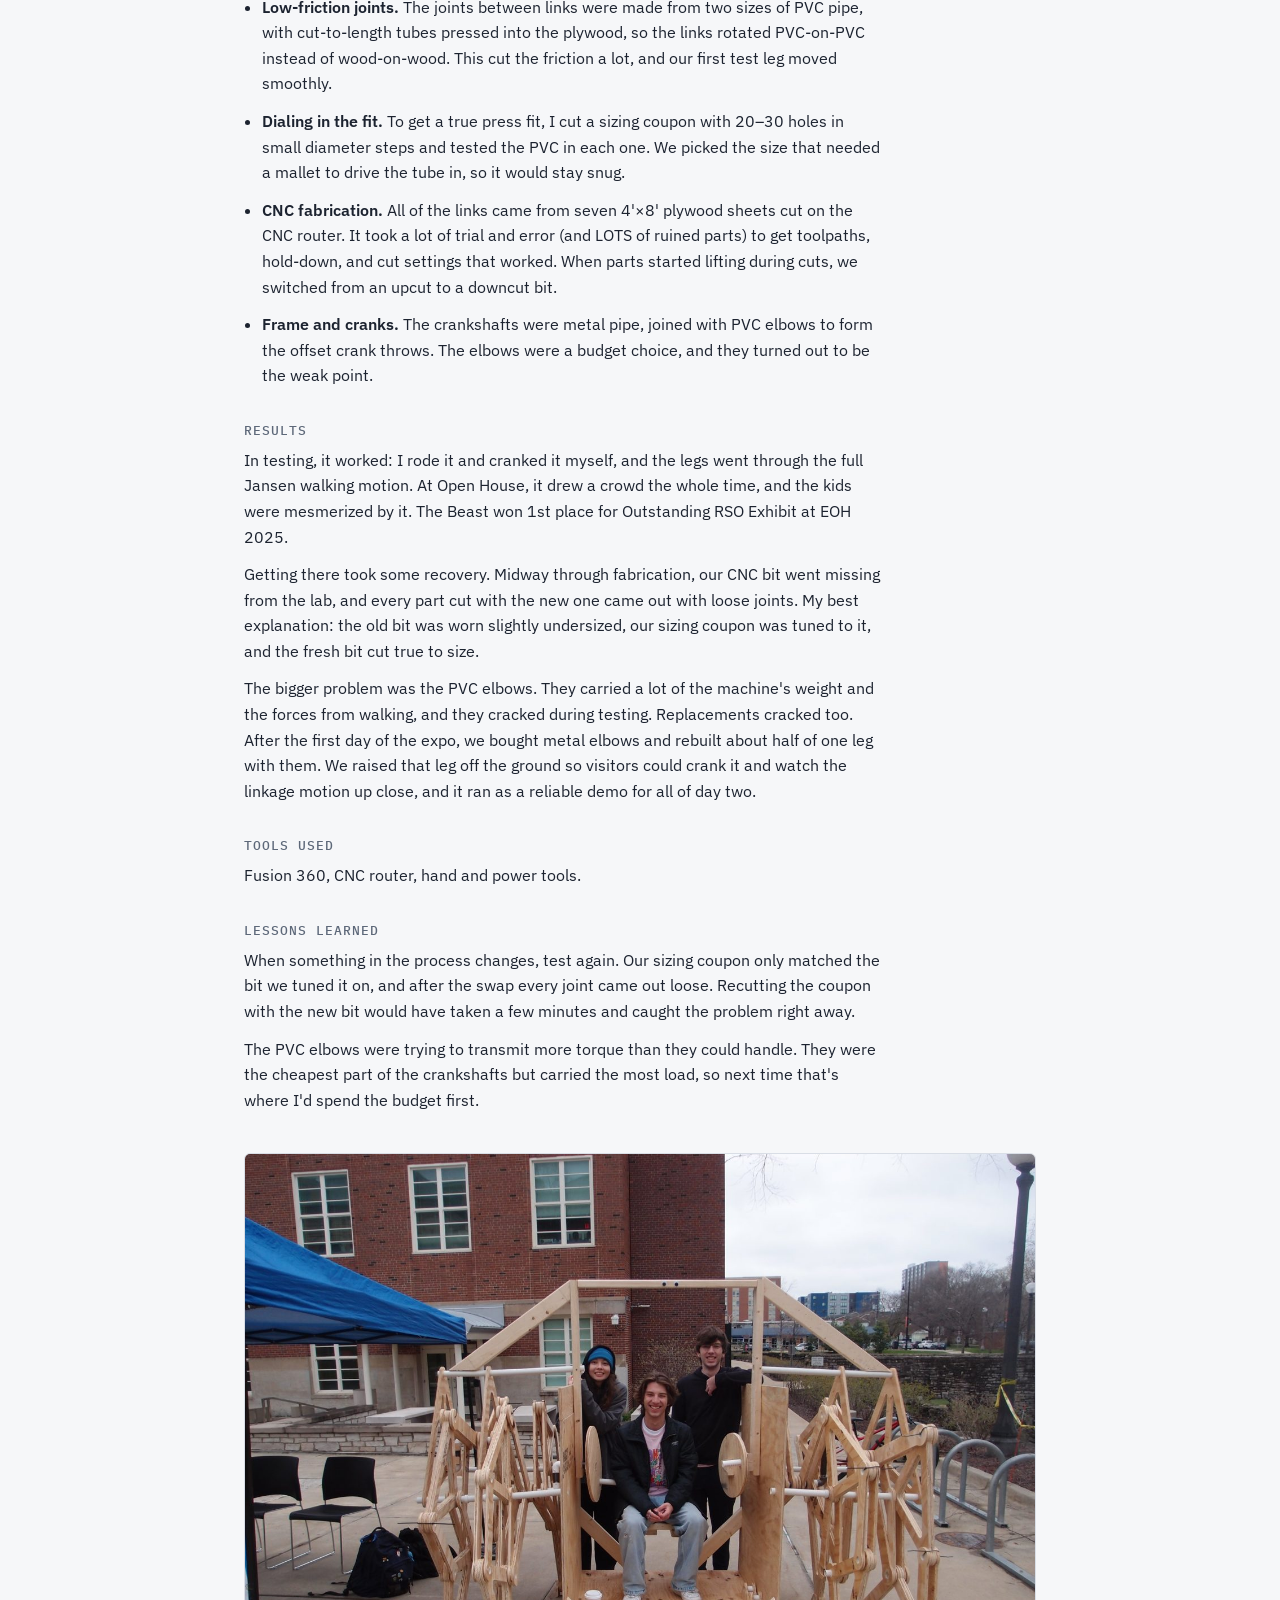
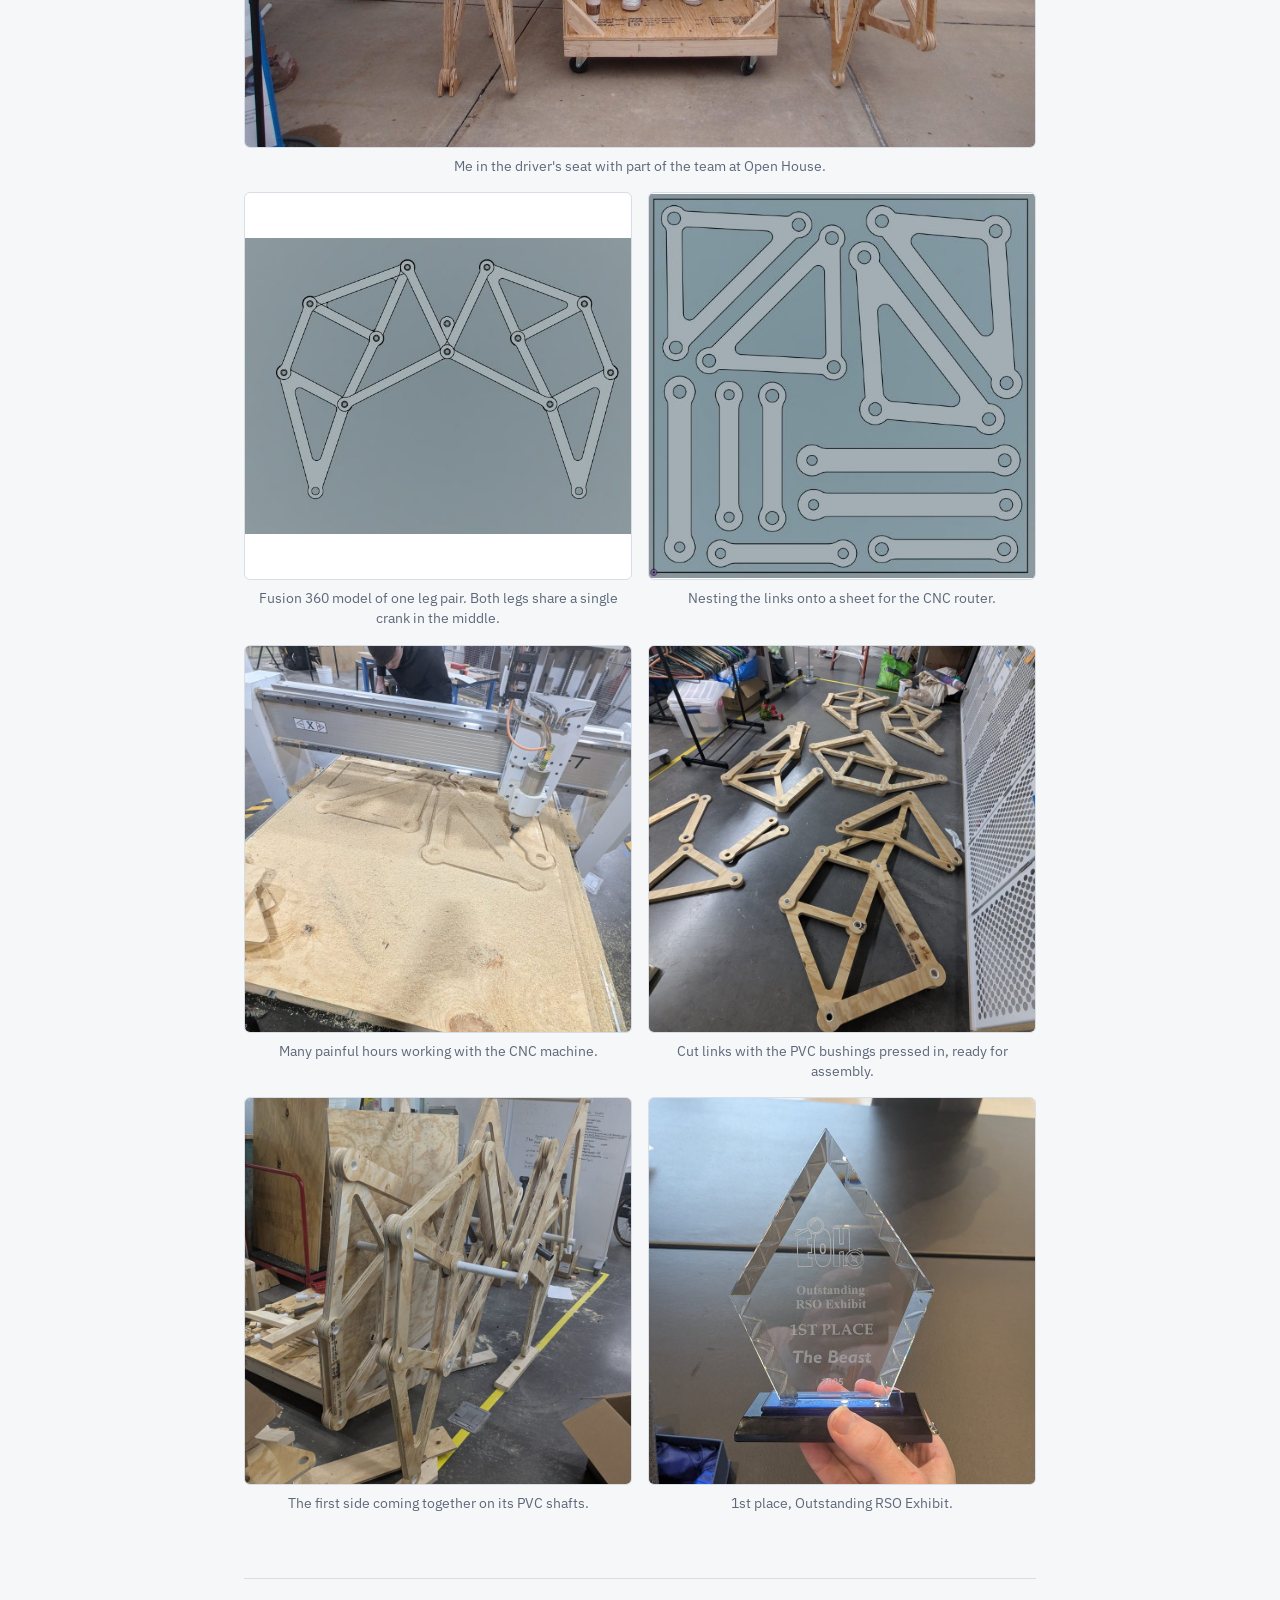
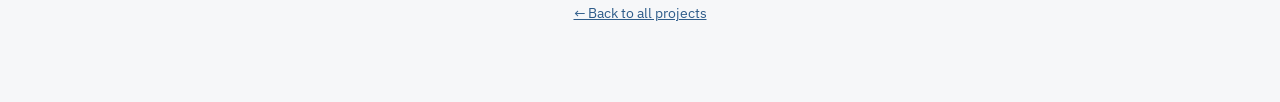
<file: projects/walking-linkage.html>
<!DOCTYPE html>
<html lang="en">
<head>
  <meta charset="UTF-8">
  <meta name="viewport" content="width=device-width, initial-scale=1.0">
  <title>Walking Linkage Machine | Ethan Kolano</title>
  <link rel="preconnect" href="https://fonts.googleapis.com">
  <link rel="preconnect" href="https://fonts.gstatic.com" crossorigin>
  <link rel="stylesheet" href="https://fonts.googleapis.com/css2?family=IBM+Plex+Mono:wght@500&family=IBM+Plex+Sans:wght@400;500;600&display=swap">
  <link rel="stylesheet" href="../style.css">
</head>
<body>
  <main class="page">
    <a class="back" href="../index.html">&larr; All projects</a>

    <header class="project-header">
      <h1>Walking Linkage Machine</h1>
      <p class="meta">ASME at UIUC · Engineering Open House · Spring 2025 · 9-person team · $300 budget</p>
      <p class="summary">"The Beast": a rideable, roughly 8-foot walking machine built on Jansen linkages, made almost entirely from CNC-cut plywood and PVC on a $300 budget for UIUC's Engineering Open House.</p>
    </header>

    <!-- Assembled photo and demo video, side by side (they stack on phones).
         The home page card images/walking-linkage.jpg is a square crop of the assembled photo. -->
    <div class="media-pair">
      <figure>
        <img src="../images/walking-linkage-assembled.jpg" alt="The fully assembled walker with a rider's cab and seat in the middle and Jansen legs on each side">
        <figcaption>Fully assembled: the rider's cab and hand cranks in the middle, with two pairs of legs on each side.</figcaption>
      </figure>
      <figure>
        <video src="../images/walking-linkage-demo.mp4" poster="../images/walking-linkage-demo-poster.jpg" autoplay muted loop playsinline aria-label="Ethan seated in the walker turning the hand cranks while the legs step"></video>
        <figcaption>Cranking it from the seat during testing.</figcaption>
      </figure>
    </div>

    <div class="details">
      <section>
        <h2>Problem / Goal</h2>
        <p>Engineering Open House is Grainger Engineering's yearly fair, where students show thousands of visitors what they've been building. I proposed this project through ASME mostly because a giant rideable walking machine sounded like a really fun thing to build. It also fit the event well, since something huge that moves in a way people don't expect stops kids (and adults) in their tracks.</p>
        <p>The design is a sit-on walker about the size of an 8-foot cube. A rider turns hand cranks that drive the crankshafts, and each crankshaft runs a pair of Jansen linkage legs, two pairs on each side. The whole machine was heavy, so four wheels at the corners of the base carry the weight while the legs go through their walking motion. The hard constraint was a $300 budget for the whole machine, which set most of our material choices.</p>
      </section>

      <section>
        <h2>My Role</h2>
        <p>This was my project from start to finish. I proposed it, led a team of 9 (a mix of friends and club members who joined along the way), and split up the work during ASME's shared build sessions. I also did most of the hands-on work: I helped with the CAD and did nearly all of the fabrication, which meant learning to run a CNC router from scratch and spending a lot of hours at the machine.</p>
      </section>

      <section>
        <h2>Design Process</h2>
        <ul>
          <li><strong>Linkage geometry.</strong> Theo Jansen already worked out the link ratios for a smooth walking gait, so we didn't need to re-derive them. We scaled his proportions up to a size that could carry a rider, modeled the links and crankshafts in Fusion 360, and built the rest of the frame by hand.</li>
          <li><strong>Low-friction joints.</strong> The joints between links were made from two sizes of PVC pipe, with cut-to-length tubes pressed into the plywood, so the links rotated PVC-on-PVC instead of wood-on-wood. This cut the friction a lot, and our first test leg moved smoothly.</li>
          <li><strong>Dialing in the fit.</strong> To get a true press fit, I cut a sizing coupon with 20&ndash;30 holes in small diameter steps and tested the PVC in each one. We picked the size that needed a mallet to drive the tube in, so it would stay snug.</li>
          <li><strong>CNC fabrication.</strong> All of the links came from seven 4'&times;8' plywood sheets cut on the CNC router. It took a lot of trial and error (and LOTS of ruined parts) to get toolpaths, hold-down, and cut settings that worked. When parts started lifting during cuts, we switched from an upcut to a downcut bit.</li>
          <li><strong>Frame and cranks.</strong> The crankshafts were metal pipe, joined with PVC elbows to form the offset crank throws. The elbows were a budget choice, and they turned out to be the weak point.</li>
        </ul>
      </section>

      <section>
        <h2>Results</h2>
        <p>In testing, it worked: I rode it and cranked it myself, and the legs went through the full Jansen walking motion. At Open House, it drew a crowd the whole time, and the kids were mesmerized by it. The Beast won 1st place for Outstanding RSO Exhibit at EOH 2025.</p>
        <p>Getting there took some recovery. Midway through fabrication, our CNC bit went missing from the lab, and every part cut with the new one came out with loose joints. My best explanation: the old bit was worn slightly undersized, our sizing coupon was tuned to it, and the fresh bit cut true to size.</p>
        <p>The bigger problem was the PVC elbows. They carried a lot of the machine's weight and the forces from walking, and they cracked during testing. Replacements cracked too. After the first day of the expo, we bought metal elbows and rebuilt about half of one leg with them. We raised that leg off the ground so visitors could crank it and watch the linkage motion up close, and it ran as a reliable demo for all of day two.</p>
      </section>

      <section>
        <h2>Tools Used</h2>
        <p>Fusion 360, CNC router, hand and power tools.</p>
      </section>

      <section>
        <h2>Lessons Learned</h2>
        <p>When something in the process changes, test again. Our sizing coupon only matched the bit we tuned it on, and after the swap every joint came out loose. Recutting the coupon with the new bit would have taken a few minutes and caught the problem right away.</p>
        <p>The PVC elbows were trying to transmit more torque than they could handle. They were the cheapest part of the crankshafts but carried the most load, so next time that's where I'd spend the budget first.</p>
      </section>
    </div>

    <!-- GALLERY: each photo has a caption. Copy a <figure> block to add more.
         class="wide" spans both columns; class="fit" shows the whole image without cropping. -->
    <div class="gallery">
      <figure class="wide">
        <img src="../images/walking-linkage-team.jpg" alt="Ethan seated in the walker with two teammates at Engineering Open House">
        <figcaption>Me in the driver's seat with part of the team at Open House.</figcaption>
      </figure>
      <figure>
        <img class="fit" src="../images/walking-linkage-cad.jpg" alt="Fusion 360 model of a pair of Jansen legs sharing one crank">
        <figcaption>Fusion 360 model of one leg pair. Both legs share a single crank in the middle.</figcaption>
      </figure>
      <figure>
        <img class="fit" src="../images/walking-linkage-nest.jpg" alt="CNC nesting layout of links on one plywood sheet">
        <figcaption>Nesting the links onto a sheet for the CNC router.</figcaption>
      </figure>
      <figure>
        <img src="../images/walking-linkage-cnc.jpg" alt="CNC router cutting leg links out of a plywood sheet">
        <figcaption>Many painful hours working with the CNC machine.</figcaption>
      </figure>
      <figure>
        <img src="../images/walking-linkage-links.jpg" alt="Cut plywood links laid out on the floor with white PVC bushings pressed into the joints">
        <figcaption>Cut links with the PVC bushings pressed in, ready for assembly.</figcaption>
      </figure>
      <figure>
        <img src="../images/walking-linkage-side.jpg" alt="One side of the walker partially assembled, with legs mounted on PVC shafts">
        <figcaption>The first side coming together on its PVC shafts.</figcaption>
      </figure>
      <figure>
        <img src="../images/walking-linkage-award.jpg" alt="Glass trophy reading EOH Outstanding RSO Exhibit 1st Place, The Beast, 2025">
        <figcaption>1st place, Outstanding RSO Exhibit.</figcaption>
      </figure>
    </div>

    <p class="footer"><a href="../index.html">&larr; Back to all projects</a></p>
  </main>
</body>
</html>
</file>
<file: style.css>
/* Layout: one narrow centered column. Intro (photo + text) on top, then a 2x2 project grid.
   Project pages reuse the same column with a hero image and stacked sections. */
:root {
  --bg: #f6f7f9;
  --surface: #ffffff;
  --fg: #1c2330;
  --muted: #5d6879;
  --line: #d9dee6;
  --accent: #2e5c8a;
  --placeholder: #e6e9ee;

  --font-body: "IBM Plex Sans", "Segoe UI", Roboto, Helvetica, Arial, sans-serif;
  --font-mono: "IBM Plex Mono", ui-monospace, Menlo, Consolas, monospace;

  color-scheme: light;
}
@media (prefers-color-scheme: dark) {
  :root:not([data-theme="light"]) {
    --bg: #12161d;
    --surface: #1a2029;
    --fg: #e4e8ee;
    --muted: #9aa5b5;
    --line: #2c3440;
    --accent: #7fb0e0;
    --placeholder: #232a35;
    color-scheme: dark;
  }
}
:root[data-theme="dark"] {
  --bg: #12161d;
  --surface: #1a2029;
  --fg: #e4e8ee;
  --muted: #9aa5b5;
  --line: #2c3440;
  --accent: #7fb0e0;
  --placeholder: #232a35;
  color-scheme: dark;
}

* { box-sizing: border-box; }

body {
  margin: 0;
  background: var(--bg);
  color: var(--fg);
  font-family: var(--font-body);
  font-size: 1rem;
  line-height: 1.6;
  -webkit-font-smoothing: antialiased;
}

img { max-width: 100%; display: block; }

a { color: var(--accent); }
a:focus-visible { outline: 2px solid var(--accent); outline-offset: 3px; border-radius: 2px; }

.page {
  max-width: 52rem;
  margin: 0 auto;
  padding-inline: 1.25rem;
  padding-block: 3.5rem 4rem;
}

/* ---------- Home: intro ---------- */
.intro {
  display: grid;
  grid-template-columns: 13rem 1fr;
  gap: 2.5rem;
  align-items: center;
}
.intro__photo {
  width: 100%;
  aspect-ratio: 1 / 1;
  object-fit: cover;
  border-radius: 6px;
  background: var(--placeholder);
}
.intro__text { min-width: 0; }
.intro h1 {
  margin: 0;
  font-size: 2.25rem;
  font-weight: 600;
  line-height: 1.15;
  letter-spacing: -0.01em;
  text-wrap: balance;
}
.intro__role {
  margin: 0.35rem 0 0;
  font-family: var(--font-mono);
  font-size: 0.85rem;
  color: var(--muted);
  letter-spacing: 0.02em;
}
.intro__bio {
  margin: 1rem 0 0;
  max-width: 34rem;
  color: var(--fg);
}
.links {
  display: flex;
  flex-wrap: wrap;
  gap: 0.4rem 1.25rem;
  margin: 1rem 0 0;
  padding: 0;
  list-style: none;
  font-size: 0.95rem;
}
.links a { text-decoration: none; font-weight: 500; }
.links a:hover { text-decoration: underline; }

/* ---------- Home: projects ---------- */
.projects { margin-top: 4.5rem; }
.section-title {
  margin: 0 auto 2.5rem;
  width: fit-content;
  font-size: 1.75rem;
  font-weight: 600;
  padding-bottom: 0.4rem;
  border-bottom: 2px solid var(--fg);
}
.grid {
  display: grid;
  grid-template-columns: repeat(2, minmax(0, 1fr));
  gap: 2.5rem 2rem;
  max-width: 40rem;
  margin: 0 auto;
}
.card {
  display: flex;
  flex-direction: column;
  gap: 0.75rem;
  text-decoration: none;
  color: var(--fg);
}
.card img {
  width: 100%;
  aspect-ratio: 1 / 1;
  object-fit: cover;
  border-radius: 6px;
  border: 1px solid var(--line);
  background: var(--placeholder);
  transition: transform 0.2s ease, border-color 0.2s ease;
}
.card span {
  text-align: center;
  font-weight: 500;
  font-size: 1.05rem;
}
.card:hover img { transform: translateY(-3px); border-color: var(--accent); }
.card:hover span { color: var(--accent); }

/* ---------- Project pages ---------- */
.back {
  display: inline-block;
  margin-bottom: 2rem;
  font-size: 0.95rem;
  text-decoration: none;
  font-weight: 500;
}
.back:hover { text-decoration: underline; }
.project-header h1 {
  margin: 0;
  font-size: 2.25rem;
  font-weight: 600;
  line-height: 1.15;
  text-wrap: balance;
}
.summary {
  margin: 0.6rem 0 0;
  font-size: 1.1rem;
  color: var(--muted);
  max-width: 40rem;
}
.hero {
  margin-top: 2rem;
  width: 100%;
  aspect-ratio: 16 / 9;
  object-fit: cover;
  border-radius: 6px;
  border: 1px solid var(--line);
  background: var(--placeholder);
}
.details {
  display: grid;
  gap: 2rem;
  margin-top: 2.5rem;
  max-width: 40rem;
}
.details h2 {
  margin: 0 0 0.4rem;
  font-size: 0.8rem;
  font-family: var(--font-mono);
  font-weight: 500;
  text-transform: uppercase;
  letter-spacing: 0.08em;
  color: var(--muted);
}
.details p { margin: 0; }
.details p + p { margin-top: 0.75rem; }
.details ul {
  margin: 0;
  padding-left: 1.1rem;
  display: grid;
  gap: 0.75rem;
}
.details strong { font-weight: 600; }
.meta {
  margin: 0.5rem 0 0;
  font-family: var(--font-mono);
  font-size: 0.8rem;
  color: var(--muted);
  letter-spacing: 0.02em;
}
.video {
  width: 100%;
  margin-top: 1rem;
  border-radius: 6px;
  border: 1px solid var(--line);
  background: var(--placeholder);
}
.gallery {
  display: grid;
  grid-template-columns: repeat(2, minmax(0, 1fr));
  gap: 1rem;
  margin-top: 2.5rem;
}
.hero--portrait {
  aspect-ratio: 3 / 4;
  max-width: 28rem;
}
.media-pair {
  display: grid;
  grid-template-columns: repeat(2, minmax(0, 1fr));
  gap: 1rem;
  margin-top: 2rem;
}
.media-pair figure {
  margin: 0;
  display: flex;
  flex-direction: column;
  gap: 0.5rem;
  min-width: 0;
}
.media-pair img,
.media-pair video {
  display: block;
  width: 100%;
  aspect-ratio: 3 / 4;
  object-fit: cover;
  border-radius: 6px;
  border: 1px solid var(--line);
  background: var(--placeholder);
}
.media-pair figcaption {
  text-align: center;
  font-size: 0.875rem;
  color: var(--muted);
  line-height: 1.45;
}
.gallery figure {
  margin: 0;
  display: flex;
  flex-direction: column;
  gap: 0.5rem;
  min-width: 0;
}
.gallery figcaption {
  text-align: center;
  font-size: 0.875rem;
  color: var(--muted);
  line-height: 1.45;
}
.gallery img {
  width: 100%;
  aspect-ratio: 1 / 1;
  object-fit: cover;
  border-radius: 6px;
  border: 1px solid var(--line);
  background: var(--placeholder);
}

.gallery video {
  display: block;
  width: 100%;
  aspect-ratio: 1 / 1;
  object-fit: cover;
  border-radius: 6px;
  border: 1px solid var(--line);
  background: var(--placeholder);
}
.gallery .tall { aspect-ratio: 3 / 4; }
.gallery .cad { aspect-ratio: 6 / 5; }

.gallery figure.wide { grid-column: 1 / -1; }
.gallery figure.wide img { aspect-ratio: auto; object-fit: contain; background: #fff; }
.gallery img.fit { object-fit: contain; background: #fff; }

.footer {
  margin-top: 4rem;
  padding-top: 1.5rem;
  border-top: 1px solid var(--line);
  font-size: 0.85rem;
  color: var(--muted);
  text-align: center;
}

/* ---------- Phones ---------- */
@media (max-width: 640px) {
  .page { padding-block: 2rem 3rem; }
  .intro { grid-template-columns: 1fr; gap: 1.5rem; justify-items: center; text-align: center; }
  .intro__photo { max-width: 12rem; }
  .intro__bio { margin-inline: auto; }
  .links { justify-content: center; }
  .grid { gap: 2rem 1rem; }
  .gallery { grid-template-columns: 1fr; }
  .media-pair { grid-template-columns: 1fr; }
}

@media (prefers-reduced-motion: reduce) {
  .card img { transition: none; }
  .card:hover img { transform: none; }
}
</file>
